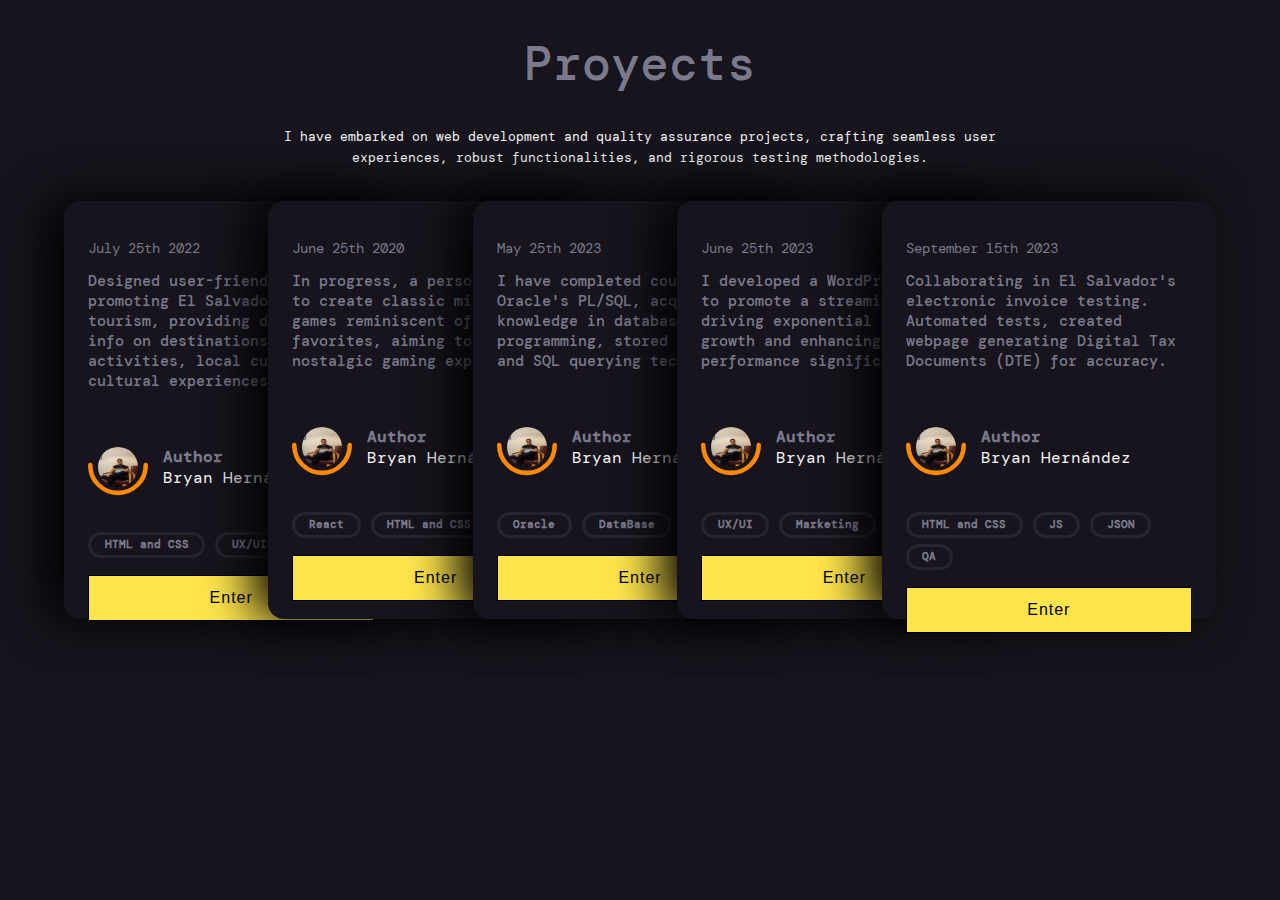
<file: index.html>
<!DOCTYPE html>
<html lang="en">

<head>
    <meta charset="UTF-8">
    <meta name="viewport" content="width=device-width, initial-scale=1.0">
    <title>Proyects</title>
    <link rel="shortcut icon" href="./img/favicon.png" type="image/x-icon">
    <link rel="stylesheet" href="cards.css">
</head>

<body>
    <section>
        <h1 class="title">Proyects</h1>
        <p class="text">
            I have embarked on web development and quality assurance projects, crafting seamless user experiences,
            robust functionalities, and rigorous testing methodologies.</p>
    </section>

    <section class="card-List">
        <!-- First Card -->
        <article class="card">
            <header class="card-Header">
                <p>July 25th 2022</p>
                <span class="text1">Designed user-friendly website promoting El Salvador's tourism, providing detailed info on destinations, activities, local cuisine, and cultural experiences</span>
            </header>

            <!-- Author -->
            <div class="card-Author">
                <a class="author-avatar" href="#">
                    <img src="./img/profile.jpg" />
                </a>
                <svg class="half-circle" viewBox="0 0 106 57">
                    <path d="M102 4c0 27.1-21.9 49-49 49S4 31.1 4 4"></path>
                </svg>

                <div class="author-Name">
                    <div class="author-Name-Prefix">Author</div>
                    Bryan Hernández
                </div>
            </div>


            <div class="tags">
                <a href="#">HTML and CSS</a>
                <a href="#">UX/UI</a>
                <a href="#">JS</a>
            </div>

            <button class="button-52" role="button"><a href="https://github.com/Bryaan159/LookingPlacePP" class="button-52-link" target="_blank">Enter</a></button>
        </article>

        <!-- Second Card -->
        <article class="card">
            <header class="card-Header">
                <p>June 25th 2020</p>
                <span class="text1">In progress, a personal project to create classic mini video games reminiscent of childhood favorites, aiming to capture nostalgic gaming experiences.</span>
            </header>

            <!-- Author -->
            <div class="card-Author">
                <a class="author-avatar" href="#">
                    <img src="./img/profile.jpg" />                </a>
                <svg class="half-circle" viewBox="0 0 106 57">
                    <path d="M102 4c0 27.1-21.9 49-49 49S4 31.1 4 4"></path>
                </svg>

                <div class="author-Name">
                    <div class="author-Name-Prefix">Author</div>
                    Bryan Hernández
                </div>
            </div>


            <div class="tags">
                <a href="#">React</a>
                <a href="#">HTML and CSS</a>
            </div>
            <button class="button-52" role="button"><a href="https://github.com/Bryaan159/pwaReact" class="button-52-link" target="_blank">Enter</a></button>
        </article>

        <!-- Third Card -->
        <article class="card">
            <header class="card-Header">
                <p>May 25th 2023</p>
                <span class="text1">I have completed coursework in Oracle's PL/SQL, acquiring knowledge in database programming, stored procedures, and SQL querying techniques.</span>
            </header>

            <!-- Author -->
            <div class="card-Author">
                <a class="author-avatar" href="#">
                    <img src="./img/profile.jpg" />                </a>
                <svg class="half-circle" viewBox="0 0 106 57">
                    <path d="M102 4c0 27.1-21.9 49-49 49S4 31.1 4 4"></path>
                </svg>

                <div class="author-Name">
                    <div class="author-Name-Prefix">Author</div>
                    Bryan Hernández
                </div>
            </div>


            <div class="tags">
                <a href="#">Oracle</a>
                <a href="#">DataBase</a>
                <a href="#">PL/SQL</a>
            </div>
            <button class="button-52" role="button"><a href="https://drive.google.com/drive/folders/1RUiQsql9O6l9zSqdec832q1RusPc_-w5" class="button-52-link" target="_blank">Enter</a></button>

        </article>
        
        <!-- Fourth Card -->
        <article class="card">
            <header class="card-Header">
                <p>June 25th 2023</p>
                <span class="text1">I developed a WordPress website to promote a streaming service, driving exponential platform growth and enhancing sales performance significantly.</span>
            </header>

            <div class="card-Author">
                <a class="author-avatar" href="#">
                    <img src="./img/profile.jpg" />
                </a>
                <svg class="half-circle" viewBox="0 0 106 57">
                    <path d="M102 4c0 27.1-21.9 49-49 49S4 31.1 4 4"></path>
                </svg>

                <div class="author-Name">
                    <div class="author-Name-Prefix">Author</div>
                    Bryan Hernández
                </div>
            </div>


            <div class="tags">
                <a href="#">UX/UI</a>
                <a href="#">Marketing</a>
                <a href="#">Wordpress</a>
            </div>
            <button class="button-52" role="button"><a href="https://tvsinlimit3s.com/home/" class="button-52-link" target="_blank">Enter</a></button>

        </article>

        <!-- Fifth Card -->
        <article class="card">
            <header class="card-Header">
                <p>September 15th 2023</p>
                <span class="text1">Collaborating in El Salvador's electronic invoice testing. Automated tests, created webpage generating Digital Tax Documents (DTE) for accuracy.</span>
            </header>

            <div class="card-Author">
                <a class="author-avatar" href="#">
                    <img src="./img/profile.jpg" />
                </a>
                <svg class="half-circle" viewBox="0 0 106 57">
                    <path d="M102 4c0 27.1-21.9 49-49 49S4 31.1 4 4"></path>
                </svg>

                <div class="author-Name">
                    <div class="author-Name-Prefix">Author</div>
                    Bryan Hernández
                </div>
            </div>


            <div class="tags">
                <a href="#">HTML and CSS</a>
                <a href="#">JS</a>
                <a href="#">JSON</a>
                <a href="#">QA</a>
            </div>
            <button class="button-52" role="button"><a href="https://github.com/Bryaan159/JSONTesting" class="button-52-link" target="_blank">Enter</a></button>

        </article>
        
    </section>

</body>

</html>
</file>
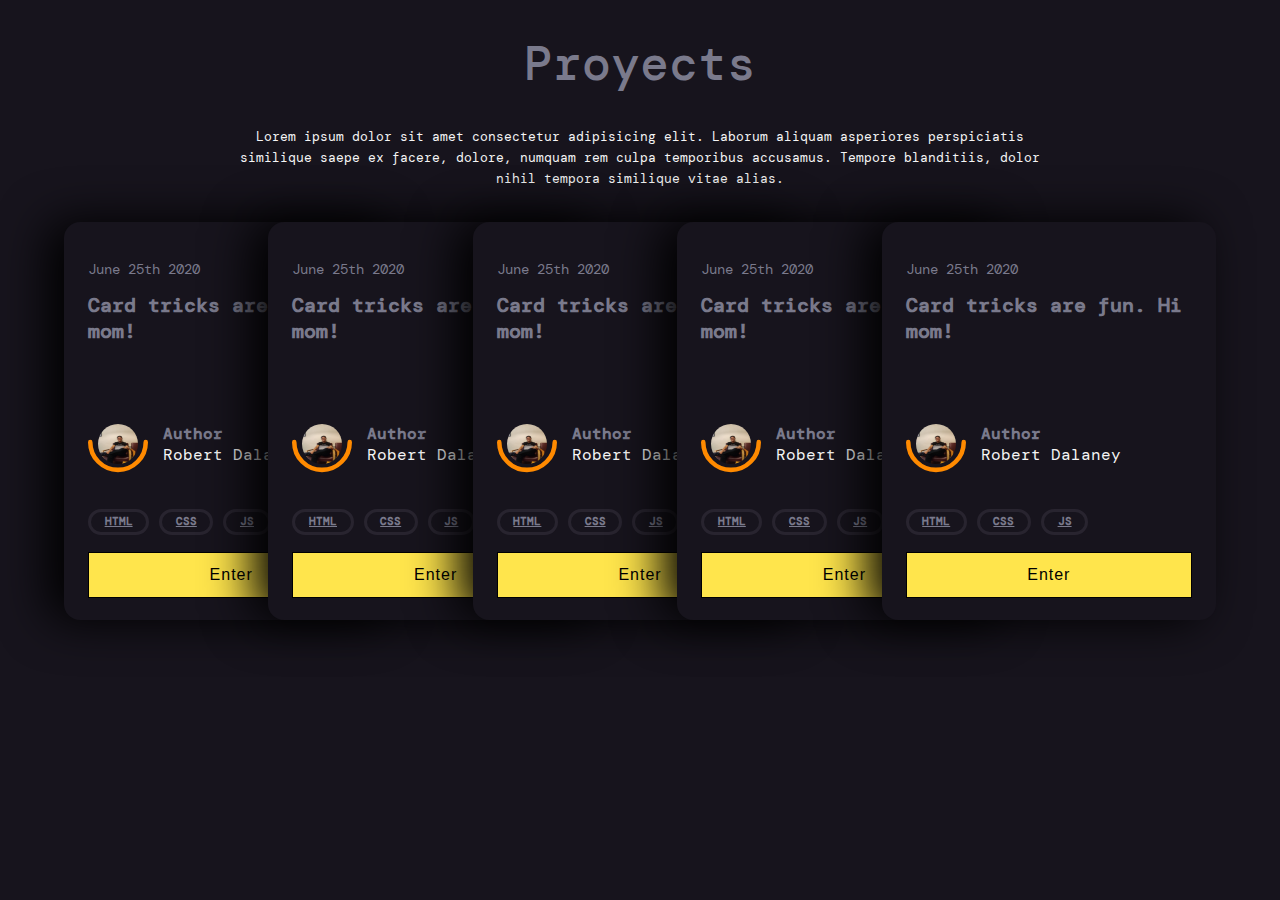
<file: public/index.html>
<!DOCTYPE html>
<html lang="en">

<head>
    <meta charset="UTF-8">
    <meta name="viewport" content="width=device-width, initial-scale=1.0">
    <title>Proyects</title>
    <link rel="shortcut icon" href="favicon.png" type="image/x-icon">
    <link rel="stylesheet" href="cards.css">
</head>

<body>
    <section>
        <h1 class="title">Proyects</h1>
        <p class="text">Lorem ipsum dolor sit amet consectetur adipisicing elit. Laborum aliquam asperiores perspiciatis similique saepe ex facere, dolore, numquam rem culpa temporibus accusamus.
            Tempore blanditiis, dolor nihil tempora similique vitae alias.</p>
    </section>

    <section class="card-List">
        <!-- First Card -->
        <article class="card">
            <header class="card-Header">
                <p>June 25th 2020</p>
                <h2>Card tricks are fun. Hi mom!</h2>
            </header>

            <!-- Author -->
            <div class="card-Author">
                <a class="author-avatar" href="#">
                    <img src="/profile.jpg" />
                </a>
                <svg class="half-circle" viewBox="0 0 106 57">
                    <path d="M102 4c0 27.1-21.9 49-49 49S4 31.1 4 4"></path>
                </svg>

                <div class="author-Name">
                    <div class="author-Name-Prefix">Author</div>
                    Robert Dalaney
                </div>
            </div>


            <div class="tags">
                <a href="#">HTML</a>
                <a href="#">CSS</a>
                <a href="#">JS</a>
            </div>

            <button class="button-52" role="button"><a href="https://www.google.com/" class="button-52-link" target="_blank">Enter</a></button>
        </article>

        <!-- Second Card -->
        <article class="card">
            <header class="card-Header">
                <p>June 25th 2020</p>
                <h2>Card tricks are fun. Hi mom!</h2>
            </header>

            <!-- Author -->
            <div class="card-Author">
                <a class="author-avatar" href="#">
                    <img src="/profile.jpg" />
                </a>
                <svg class="half-circle" viewBox="0 0 106 57">
                    <path d="M102 4c0 27.1-21.9 49-49 49S4 31.1 4 4"></path>
                </svg>

                <div class="author-Name">
                    <div class="author-Name-Prefix">Author</div>
                    Robert Dalaney
                </div>
            </div>


            <div class="tags">
                <a href="#">HTML</a>
                <a href="#">CSS</a>
                <a href="#">JS</a>
            </div>
            <button class="button-52" role="button"><a href="https://www.google.com/" class="button-52-link" target="_blank">Enter</a></button>
        </article>

        <!-- Third Card -->
        <article class="card">
            <header class="card-Header">
                <p>June 25th 2020</p>
                <h2>Card tricks are fun. Hi mom!</h2>
            </header>

            <!-- Author -->
            <div class="card-Author">
                <a class="author-avatar" href="#">
                    <img src="/profile.jpg" />
                </a>
                <svg class="half-circle" viewBox="0 0 106 57">
                    <path d="M102 4c0 27.1-21.9 49-49 49S4 31.1 4 4"></path>
                </svg>

                <div class="author-Name">
                    <div class="author-Name-Prefix">Author</div>
                    Robert Dalaney
                </div>
            </div>


            <div class="tags">
                <a href="#">HTML</a>
                <a href="#">CSS</a>
                <a href="#">JS</a>
            </div>
            <button class="button-52" role="button"><a href="https://www.google.com/" class="button-52-link" target="_blank">Enter</a></button>

        </article>
        
        <!-- Fourth Card -->
        <article class="card">
            <header class="card-Header">
                <p>June 25th 2020</p>
                <h2>Card tricks are fun. Hi mom!</h2>
            </header>

            <!-- Author -->
            <div class="card-Author">
                <a class="author-avatar" href="#">
                    <img src="/profile.jpg" />
                </a>
                <svg class="half-circle" viewBox="0 0 106 57">
                    <path d="M102 4c0 27.1-21.9 49-49 49S4 31.1 4 4"></path>
                </svg>

                <div class="author-Name">
                    <div class="author-Name-Prefix">Author</div>
                    Robert Dalaney
                </div>
            </div>


            <div class="tags">
                <a href="#">HTML</a>
                <a href="#">CSS</a>
                <a href="#">JS</a>
            </div>
            <button class="button-52" role="button"><a href="https://www.google.com/" class="button-52-link" target="_blank">Enter</a></button>

        </article>

        <!-- Fifth Card -->
        <article class="card">
            <header class="card-Header">
                <p>June 25th 2020</p>
                <h2>Card tricks are fun. Hi mom!</h2>
            </header>

            <!-- Author -->
            <div class="card-Author">
                <a class="author-avatar" href="#">
                    <img src="/profile.jpg" />
                </a>
                <svg class="half-circle" viewBox="0 0 106 57">
                    <path d="M102 4c0 27.1-21.9 49-49 49S4 31.1 4 4"></path>
                </svg>

                <div class="author-Name">
                    <div class="author-Name-Prefix">Author</div>
                    Robert Dalaney
                </div>
            </div>


            <div class="tags">
                <a href="#">HTML</a>
                <a href="#">CSS</a>
                <a href="#">JS</a>
            </div>
            <button class="button-52" role="button"><a href="https://www.google.com/" class="button-52-link" target="_blank">Enter</a></button>

        </article>
        
    </section>

</body>

</html>
</file>
<file: cards.css>
@import url('https://fonts.googleapis.com/css2?family=DM+Mono:wght@300;400;500&display=swap');

:root{
    --mainBackground: #17141d;
    --mainColorLetter:rgb(245, 245, 245);
    --mainColorCircle:#ff8a00;
    --mainColorTags:#7a7a8c;
}

body{
    padding: 0;
    margin: 0;
    background-color: var(--mainBackground);
    color: var(--mainColorLetter);
    font-family: 'DM Mono', monospace;
    overflow-x: none;
    overflow-y: none;
}
.title{
    font-style: normal;
    font-weight:500;
    font-size: 3.0rem;
    text-align: center;
    color:var(--mainColorTags);
    text-decoration:uppercase;
}
.text{
    margin-top: 1rem;
    font-size: 13px; /* Tamaño de fuente del párrafo */
    line-height: 1.6;
    text-align: center; /* Centrar el texto */
    /* Importante */
    max-width: 800px; /* Ancho máximo del párrafo */
    margin: 0 auto; /* Centrar el párrafo horizontalmente */
}
.text1{
    font-style: normal;
    font-size: 15px;
    font-weight: 500;
}
.card-List{
    display: flex;
    padding: 4rem;
    margin-top: -2rem;
    /* Barra de desplazamiento */
}
/* Duda */
.card-List::-webkit-scrollbar-thumb{
    background: aqua;
    border-radius: 10px;
    box-shadow: inset 2px 2px 2px hsla(0,0%,100%,.25), inset -2px -2px 2px rgba(0,0,0,.25);

}
.card-List::-webkit-scrollbar-track{
    background: linear-gradient(90deg,#201c29,#201c29 1px,#17141d 0,#17141d);
}

.card{
    display: flex;
    position: relative;
    flex-direction: column;
    height: 370px;
    width: 400px;
    min-width: 250px;
    padding: 1.5rem;

    border-radius: 16px;
    background-color: var(--mainBackground);
    box-shadow: -1rem 0 3rem #000;
    
    transition: .2s;
}
.card:hover{
    transform: translateY(-1rem);
    box-shadow: -1rem 0 4rem #000;
}

/* No sé para que es */
.card:hover~.card {
    transform: translateX(130px);
}

.card:not(:first-child){
    margin-left: -130px;
}
.card-Author{
    position: relative;
    display: grid;
    grid-template-columns: 75px 1fr;
    align-items: center;
    margin: 1.5rem 0 0;
}

.author-avatar img{
    display: block;
    width: 40px;
    height: 40px;
    border-radius: 50%;
    /* Importante */
    margin: 16px 10px;
}
.half-circle{
    position:absolute;
    bottom: 0;
    left: 0;
    width: 60px;
    height: 48px;
    /* Importante */
    fill: none;
    stroke: var(--mainColorCircle);
    stroke-width: 8;
    stroke-linecap: round;
}
.author-Name-Prefix{
    font-style: normal;
    font-weight: 600;
    color: var(--mainColorTags);
}

.card-Header{
    margin-bottom: auto;
}

.card-Header{
    font-size: 14px;
    margin: 0 0 1rem;
    color: var(--mainColorTags);
}

.card-Header h2{
    font-size: 20px;
    margin:.25rem 0 auto;
    cursor: pointer;
}

.card-Header h2:hover{
    background: linear-gradient(90deg,#ff8a00,#e52e71);
    text-shadow: none;
    background-clip: text;

    -webkit-background-clip: text;
    -webkit-text-fill-color: transparent;
}

.tags{
    margin: 1rem 0 2rem;
    padding: .5rem 0 1rem;
    line-height: 2;
    margin-bottom: 0;
}
.tags a{
    font-style: normal;
    font-weight:700;
    font-size: .5rem;
    color:var(--mainColorTags);
    text-decoration:none;
    font-size: .66rem;
    border: 3px solid #28242f;
    border-radius: 3rem;
    padding: .2rem .85rem .25rem;
    position: relative;
}
.button-52{
    font-size: 16px;
    font-weight: 400;
    letter-spacing: 1px;
    padding: 13px 20px 13px;
    /* Importante */
    outline: 0;
    border: 1px solid black;
    cursor: pointer;
    background-color:#ffe54c;
    /* Importante */
    user-select: none;
    -webkit-user-select: none;
    touch-action: manipulation;
}
.button-52-link{
    text-decoration: none; /* Elimina el subrayado */
    color: inherit; /* Hereda el color del texto del botón */
    display: block; /* Hace que el botón sea un bloque */
}
.button-52:hover:after {
    top: 0px;
    left: 0px;
  }
</file>
<file: public/cards.css>
@import url('https://fonts.googleapis.com/css2?family=DM+Mono:wght@300;400;500&display=swap');

:root{
    --mainBackground: #17141d;
    --mainColorLetter:rgb(245, 245, 245);
    --mainColorCircle:#ff8a00;
    --mainColorTags:#7a7a8c;
}

body{
    padding: 0;
    margin: 0;
    background-color: var(--mainBackground);
    color: var(--mainColorLetter);
    font-family: 'DM Mono', monospace;
    overflow-x: none;
    overflow-y: none;
}
.title{
    font-style: normal;
    font-weight:500;
    font-size: 3.0rem;
    text-align: center;
    color:var(--mainColorTags);
    text-decoration:uppercase;
}
.text{
    margin-top: 1rem;
    font-size: 13px; /* Tamaño de fuente del párrafo */
    line-height: 1.6;
    text-align: center; /* Centrar el texto */
    /* Importante */
    max-width: 800px; /* Ancho máximo del párrafo */
    margin: 0 auto; /* Centrar el párrafo horizontalmente */
}
.card-List{
    display: flex;
    padding: 4rem;
    margin-top: -2rem;
    /* Barra de desplazamiento */
}
/* Duda */
.card-List::-webkit-scrollbar-thumb{
    background: aqua;
    border-radius: 10px;
    box-shadow: inset 2px 2px 2px hsla(0,0%,100%,.25), inset -2px -2px 2px rgba(0,0,0,.25);

}
.card-List::-webkit-scrollbar-track{
    background: linear-gradient(90deg,#201c29,#201c29 1px,#17141d 0,#17141d);
}

.card{
    display: flex;
    position: relative;
    flex-direction: column;
    height: 350px;
    width: 400px;
    min-width: 250px;
    padding: 1.5rem;

    border-radius: 16px;
    background-color: var(--mainBackground);
    box-shadow: -1rem 0 3rem #000;
    
    transition: .2s;
}
.card:hover{
    transform: translateY(-1rem);
    box-shadow: -1rem 0 4rem #000;
}

/* No sé para que es */
.card:hover~.card {
    transform: translateX(130px);
}

.card:not(:first-child){
    margin-left: -130px;
}
.card-Author{
    position: relative;
    display: grid;
    grid-template-columns: 75px 1fr;
    align-items: center;
    margin: 3rem 0 0;
}

.author-avatar img{
    display: block;
    width: 40px;
    height: 40px;
    border-radius: 50%;
    /* Importante */
    margin: 16px 10px;
}
.half-circle{
    position:absolute;
    bottom: 0;
    left: 0;
    width: 60px;
    height: 48px;
    /* Importante */
    fill: none;
    stroke: var(--mainColorCircle);
    stroke-width: 8;
    stroke-linecap: round;
}
.author-Name-Prefix{
    font-style: normal;
    font-weight: 700;
    color: var(--mainColorTags);
}

.card-Header{
    margin-bottom: auto;
}

.card-Header{
    font-size: 14px;
    margin: 0 0 1rem;
    color: var(--mainColorTags);
}

.card-Header h2{
    font-size: 20px;
    margin:.25rem 0 auto;
    cursor: pointer;
}

.card-Header h2:hover{
    background: linear-gradient(90deg,#ff8a00,#e52e71);
    text-shadow: none;
    background-clip: text;

    -webkit-background-clip: text;
    -webkit-text-fill-color: transparent;
}

.tags{
    margin: 1rem 0 2rem;
    padding: .5rem 0 1rem;
    line-height: 2;
    margin-bottom: 0;
}
.tags a{
    font-style: normal;
    font-weight:700;
    font-size: .5rem;
    color:var(--mainColorTags);
    text-decoration:uppercase;
    font-size: .66rem;
    border: 3px solid #28242f;
    border-radius: 3rem;
    padding: .2rem .85rem .25rem;
    position: relative;
}
.button-52{
    font-size: 16px;
    font-weight: 400;
    letter-spacing: 1px;
    padding: 13px 20px 13px;
    /* Importante */
    outline: 0;
    border: 1px solid black;
    cursor: pointer;
    background-color:#ffe54c;
    /* Importante */
    user-select: none;
    -webkit-user-select: none;
    touch-action: manipulation;
}
.button-52-link{
    text-decoration: none; /* Elimina el subrayado */
    color: inherit; /* Hereda el color del texto del botón */
    display: block; /* Hace que el botón sea un bloque */
}
.button-52:hover:after {
    top: 0px;
    left: 0px;
  }
</file>
